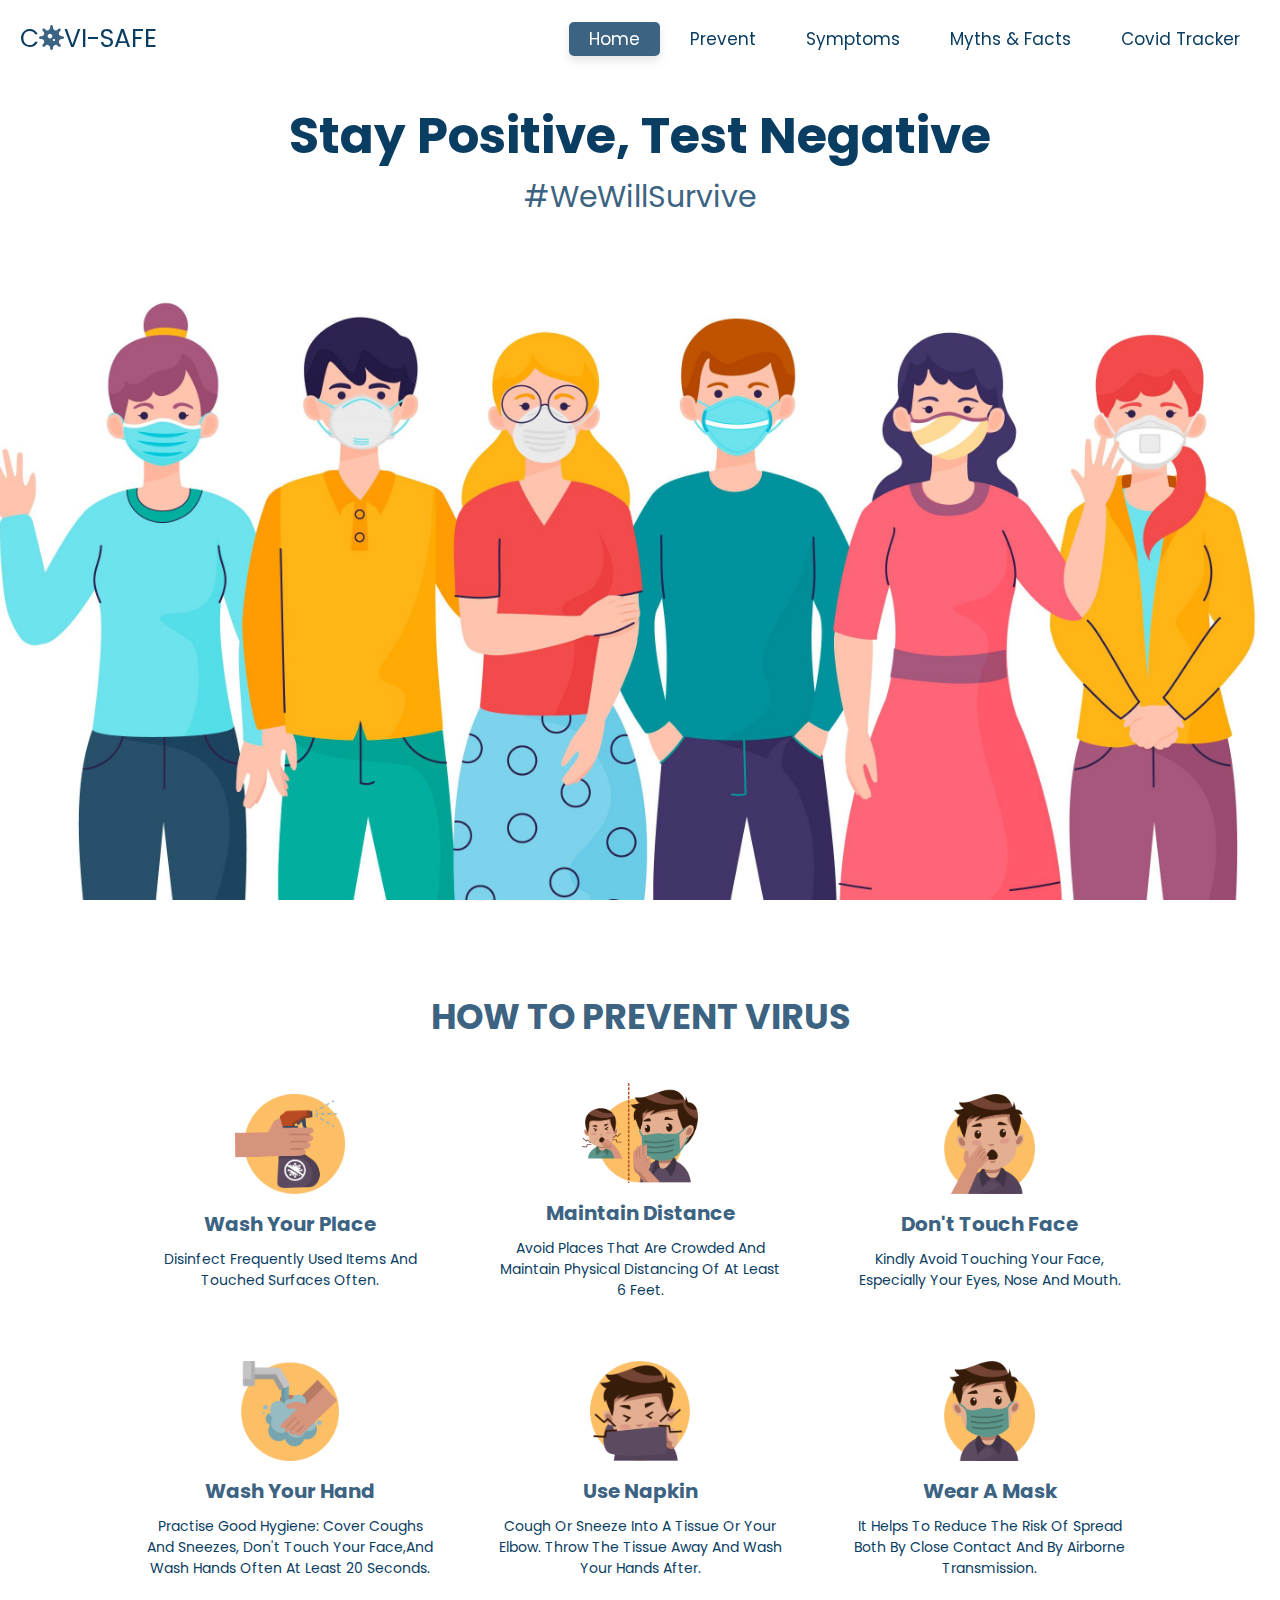
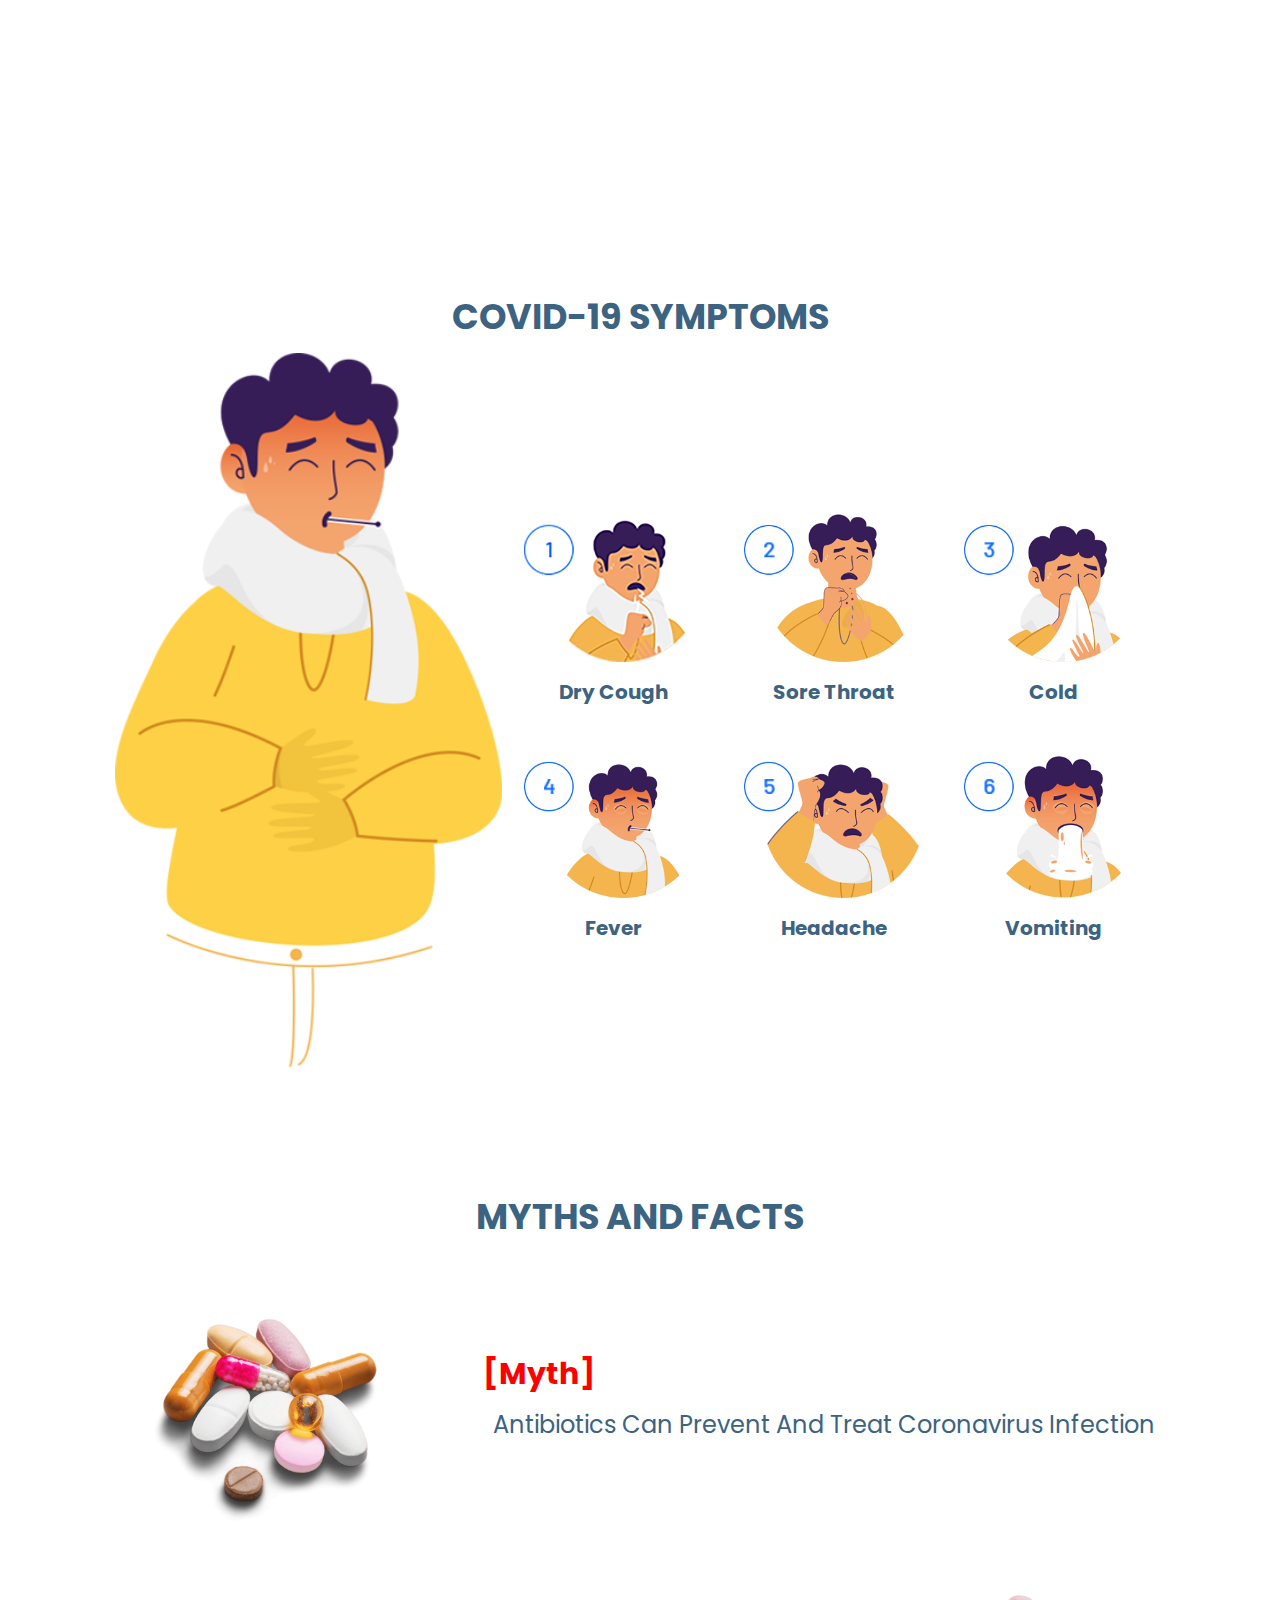
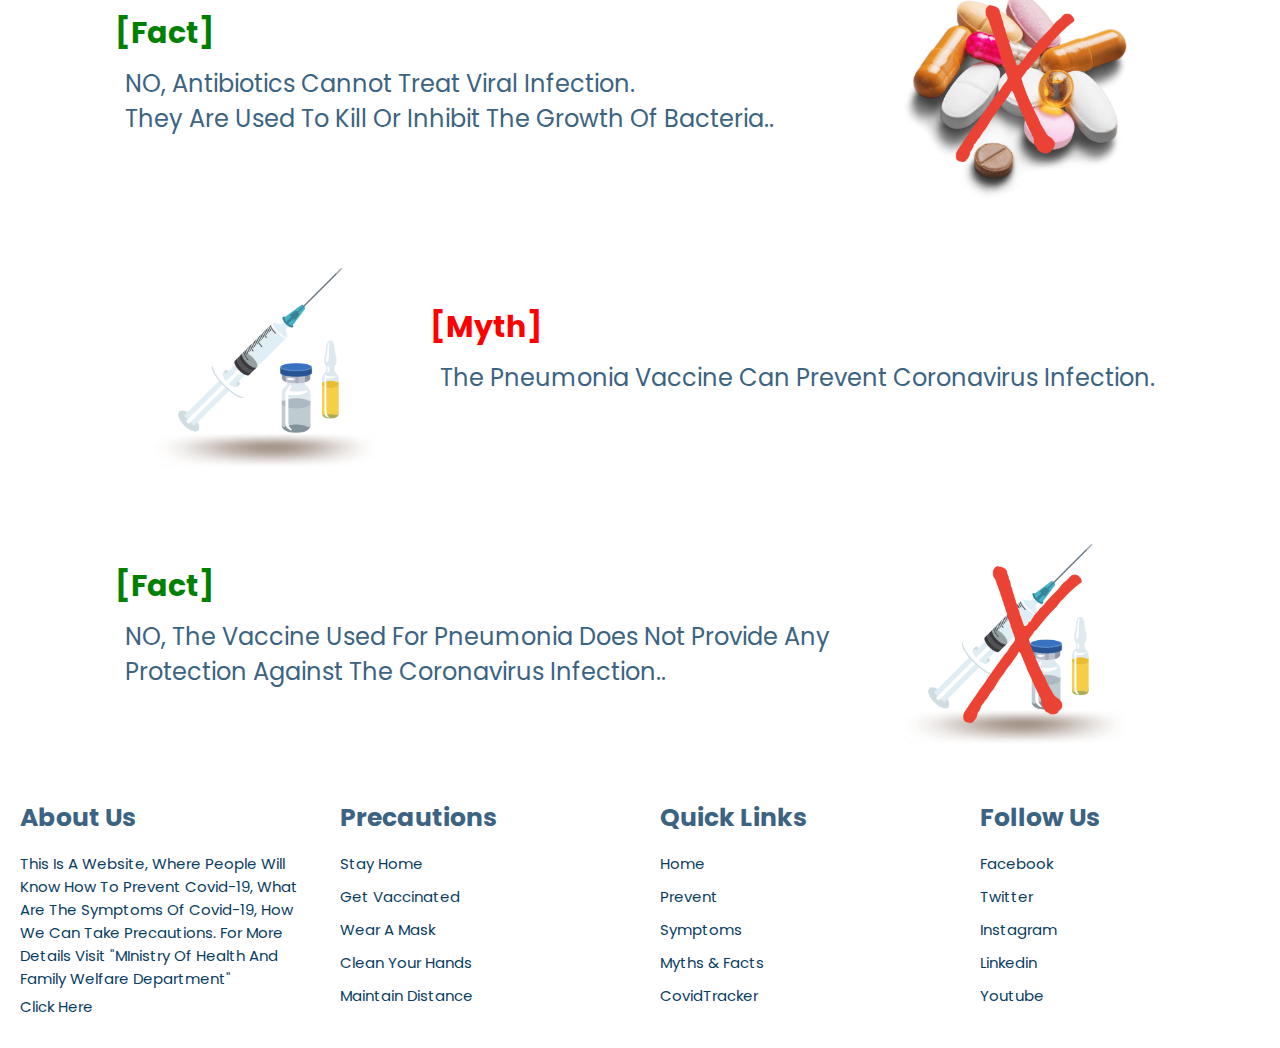
<file: index.html>
<!DOCTYPE html>
<html lang="en">

<head>
  <meta charset="UTF-8">
  <meta name="viewport" content="width=device-width, initial-scale=1.0">
  <title>COVI-SAFE</title>

  <!-- font awesome cdn link  -->
  <link rel="stylesheet" href="https://cdnjs.cloudflare.com/ajax/libs/font-awesome/5.15.3/css/all.min.css">

  <!-- custom css file link  -->
  <link rel="stylesheet" href="style.css">

</head>

<body>

  <!-- header section starts  -->

  <header>

    <a href="#" class="logo">c<span class="fas fa-virus"></span>VI-SAFE</a>

    <div id="menu" class="fas fa-bars"></div>

    <nav class="navbar">
      <a class="active" href="#home">home</a>
      <a href="#prevent">prevent</a>
      <a href="#symptoms">symptoms</a>
      <a href="#myths">Myths & Facts</a>
      <a href="covidTracker.html">Covid Tracker</a>
    </nav>

  </header>
  <!-- home section starts  -->

  <section class="home" id="home">

    <div class="content">
      <h1>Stay Positive, Test Negative</h1>
      <h3>#WeWillSurvive</h3>
    </div>

  </section>


  <section class="prevent" id="prevent">

    <h1 class="heading"> how to prevent virus </h1>

    <div class="box-container">

      <div class="box">
        <img src="Images/Sanitizer.png" alt="">
        <h3>Wash your place</h3>
        <p>Disinfect frequently used items and touched surfaces often.</p>
      </div>

      <div class="box">
        <img src="Images/Distance.png" alt="">
        <h3>Maintain distance</h3>
        <p>Avoid places that are crowded and maintain physical distancing of at least 6 feet.</p>
      </div>

      <div class="box">
        <img src="Images/Face.png" alt="">
        <h3>Don't touch face</h3>
        <p>Kindly avoid touching your face, especially your eyes, nose and mouth.</p>
      </div>

      <div class="box">
        <img src="Images/Handwash.png" alt="">
        <h3>Wash your hand</h3>
        <p>Practise good hygiene: cover coughs and sneezes, don't touch your face,and wash hands often at least 20
          seconds.</p>
      </div>

      <div class="box">
        <img src="Images/Napkin.png" alt="">
        <h3>Use napkin</h3>
        <p>Cough or sneeze into a tissue or your elbow. Throw the tissue away and wash your hands after.</p>
      </div>

      <div class="box">
        <img src="Images/Mask.png" alt="">
        <h3>Wear a mask</h3>
        <p>It helps to reduce the risk of spread both by close contact and by airborne transmission.</p>
      </div>

    </div>

  </section>

  <section class="symptoms" id="symptoms">

    <h1 class="heading">covid-19 symptoms</h1>

    <div class="column">

      <div class="main-image">
        <img src="Images/main-symp-img.png" alt="">
      </div>

      <div class="box-container">

        <div class="box">
          <img src="Images/symp-a.png" alt="">
          <h3>dry cough</h3>
        </div>

        <div class="box">
          <img src="Images/symp-b.png" alt="">
          <h3>sore throat</h3>
        </div>

        <div class="box">
          <img src="Images/symp-c.png" alt="">
          <h3>cold</h3>
        </div>

        <div class="box">
          <img src="Images/symp-d.png" alt="">
          <h3>fever</h3>
        </div>

        <div class="box">
          <img src="Images/symp-e.png" alt="">
          <h3>headache</h3>
        </div>

        <div class="box">
          <img src="Images/symp-f.png" alt="">
          <h3>vomiting</h3>
        </div>

      </div>

    </div>

  </section>


  <section class="myths" id="myths">

    <h1 class="heading"> Myths and Facts </h1>

    <div class="box-container">

      <div class="img_box">
        <img src="Images/anti.png" alt="">
      </div>
      <div>
        <h3>[Myth]</h3>
        <p>Antibiotics can prevent and treat coronavirus infection</p>
      </div>
    </div>
    <div class="box-container">

      <div class="img_box order_change">
        <img src="Images/no-anti.png" alt="">
      </div>
      <div class="fact">
        <h3>[Fact]</h3>
        <p>NO, antibiotics cannot treat viral infection. <br>They are used to kill or inhibit the growth of bacteria..
        </p>
      </div>
    </div>
    <hr>
    <div class="box-container">

      <div class="img_box">
        <img src="Images/vaccine.png" alt="">
      </div>
      <div>
        <h3>[Myth]</h3>
        <p>The pneumonia vaccine can prevent coronavirus infection.</p>
      </div>
    </div>
    <div class="box-container">

      <div class="img_box order_change">
        <img src="Images/no-vaccine.png" alt="">
      </div>
      <div class="fact">
        <h3>[Fact]</h3>
        <p>NO, the vaccine used for pneumonia does not provide any protection against the coronavirus infection..</p>
      </div>
    </div>


  </section>

  <div class="footer">

    <div class="box-container">

      <div class="box">
        <h3>about us</h3>
        <p>This is a website, where people will know how to prevent covid-19, what are the symptoms of covid-19, how we
          can take precautions. For more details visit "MInistry of Health and Family Welfare Department" <a
            href="https://www.mohfw.gov.in/">Click here
          </a>
        </p>
      </div>

      <div class="box">
        <h3>Precautions</h3>
        <a href="#">Stay Home</a>
        <a href="#">Get Vaccinated</a>
        <a href="#">Wear a Mask</a>
        <a href="#">Clean your hands</a>
        <a href="#">Maintain distance</a>
      </div>

      <div class="box">
        <h3>quick links</h3>
        <a href="#">home</a>
        <a href="#">prevent</a>
        <a href="#">symptoms</a>
        <a href="#">myths & facts</a>
        <a href="#">covidTracker</a>
      </div>

      <div class="box">
        <h3>follow us</h3>
        <a href="#">facebook</a>
        <a href="#">twitter</a>
        <a href="#">instagram</a>
        <a href="#">linkedin</a>
        <a href="#">youtube</a>
      </div>

    </div>

    <!-- scroll top  -->

    <a href="#home" class="scroll-top">
      <svg width="127" height="80" viewBox="0 0 127 424" fill="none" xmlns="http://www.w3.org/2000/svg">
        <path
          d="M63.7734 0L66.5234 94.3672C66.5234 95.8828 65.2969 97.1094 63.7773 97.1094C62.2617 97.1094 61.0273 95.8789 61.0273 94.3594V2.74609C61.0273 1.22656 62.2578 0 63.7734 0Z"
          fill="#B4B7B4" />
        <path d="M26.9844 128.105H99.1953L99.1914 375.516H26.9805L26.9844 128.105Z" fill="#DEDEDF" />
        <path
          d="M33.582 128.102H92.6016C96.2383 128.102 99.1953 131.059 99.1953 134.699V245.219C99.1953 248.859 96.2461 251.809 92.6016 251.816L33.5781 251.809C29.9375 251.809 26.9844 248.859 26.9844 245.219V134.699C26.9844 131.059 29.9375 128.105 33.582 128.102Z"
          fill="#0A3D62" />
        <path
          d="M29.7305 260.219L96.4453 260.227L96.4531 246.918C96.4453 246.426 96.0547 246.035 95.5625 246.031H30.6211C30.1289 246.035 29.7305 246.434 29.7305 246.918V260.219Z"
          fill="#322C24" />
        <path
          d="M96.4531 130.852H29.7305V372.766L96.4453 372.773L96.4531 130.852ZM26.9844 125.355H99.1953C100.715 125.355 101.941 126.582 101.941 128.102V375.516C101.941 377.035 100.715 378.262 99.1953 378.262H26.9844C25.4688 378.262 24.2422 377.035 24.2422 375.516V128.102C24.2344 126.59 25.4688 125.355 26.9844 125.355Z"
          fill="#C8C7C6" />
        <path
          d="M45.0156 94.3594L75.6758 94.3672C79.0508 94.3672 82.1562 96.2266 83.7461 99.2031L99.1953 128.105H26.9844L45.0156 94.3594Z"
          fill="#DEDEDF" />
        <path
          d="M55.2578 97.1328L55.6758 98.1836L41.1562 125.352L31.7031 125.355L31.625 125.234L42.1641 105.531C44.7773 100.629 49.75 97.4727 55.2578 97.1328Z"
          fill="#CFCDD4" />
        <path
          d="M81.2344 101.773C82.3281 102.871 83.2734 104.133 84.0195 105.531L94.5508 125.227L94.4805 125.355H84.332L69.2383 97.1055L69.9648 97.1094C74.2578 97.1094 78.293 98.8359 81.2344 101.773Z"
          fill="#CFCDD4" />
        <path d="M60.4375 97.1094L71.7812 125.355L66.5938 125.352L55.6758 98.1836L56.2539 97.1094H60.4375Z"
          fill="#CFCDD4" />
        <path
          d="M56.2539 97.1094L55.6758 98.1836L55.2578 97.1328C55.5781 97.1211 55.8984 97.1094 56.2148 97.1094H56.2539Z"
          fill="#C1BECB" />
        <path
          d="M84.2734 94.3594L83.5859 93.0664C83.1133 92.1797 82.1758 91.6094 81.1601 91.6172H45.0195C44.0117 91.6172 43.0703 92.1797 42.5898 93.0742L24.5625 126.809C24.1133 127.664 24.1289 128.687 24.6289 129.516C25.1328 130.34 26.0195 130.852 26.9844 130.844L99.0508 130.852C99.9844 130.852 100.914 130.453 101.449 129.684C101.77 129.211 101.941 128.672 101.941 128.125L101.934 128.082L84.2734 94.3594ZM56.2148 97.1094H69.9648C75.8476 97.1094 81.25 100.348 84.0195 105.531L94.5508 125.227L94.4805 125.355H31.7031L31.625 125.234L42.1641 105.531C44.9336 100.348 50.3359 97.1094 56.2148 97.1094Z"
          fill="#C8C7C6" />
        <path
          d="M2.44532 374.344H123.727C125.09 374.344 126.188 377.848 126.18 382.168C126.188 386.488 125.086 389.996 123.734 389.996L2.44532 389.988C1.09376 389.988 -0.00389561 386.488 1.03924e-05 382.168C-0.00389561 377.848 1.09376 374.344 2.44532 374.344Z"
          fill="#D7DAD8" />
        <path d="M63.7734 94.3672L63.7773 2.74609L63.7734 94.3672Z" fill="#E0F5FB" />
        <path
          d="M96.4531 181.262L96.4453 186.758L71.4766 186.75C70.8789 186.758 70.3398 186.504 69.9258 186.086C69.4219 185.586 69.1016 184.836 69.1016 184.008C69.1016 182.492 70.1641 181.262 71.4766 181.262H96.4531Z"
          fill="#3B2323" />
        <path
          d="M99.2695 181.934C99.7734 182.438 100.094 183.184 100.094 184.012C100.094 185.531 99.0312 186.758 97.7148 186.758H96.4453L96.4531 181.262L97.7148 181.27C98.3125 181.262 98.8516 181.52 99.2695 181.934Z"
          fill="#343131" />
        <path
          d="M96.4453 243.973L96.4531 249.469V246.918C96.4453 246.676 96.3516 246.453 96.1914 246.293C96.0312 246.133 95.8086 246.035 95.5625 246.031H69.2266C69.4922 244.852 70.418 243.973 71.5312 243.973H96.4453Z"
          fill="#3B2323" />
        <path
          d="M96.1914 246.293C96.3516 246.453 96.4453 246.676 96.4531 246.918V249.469H71.5234C70.9336 249.469 70.3945 249.215 69.9727 248.793C69.4688 248.289 69.1484 247.555 69.1484 246.723C69.1563 246.48 69.1719 246.25 69.2266 246.031H95.5625C95.8086 246.035 96.0312 246.133 96.1914 246.293Z"
          fill="#1F1D1B" />
        <path
          d="M99.3203 244.645C99.8242 245.148 100.145 245.895 100.145 246.723C100.145 248.242 99.0859 249.469 97.7695 249.469H96.4531L96.4453 243.973H97.7617C98.3633 243.969 98.9062 244.23 99.3203 244.645Z"
          fill="#343131" />
        <path d="M96.4531 306.684L96.4453 312.18H81.5586L81.5664 306.684H96.4531Z" fill="#363232" />
        <path
          d="M99.375 307.355C99.8789 307.859 100.199 308.605 100.199 309.434C100.191 310.945 99.1328 312.172 97.8203 312.18H96.4453L96.4531 306.684H97.8164C98.4102 306.684 98.9531 306.934 99.375 307.355Z"
          fill="#343131" />
        <path
          d="M96.4453 149.906L96.4531 155.398L80.2422 155.406C79.668 155.398 79.1406 155.156 78.7383 154.754C78.2344 154.25 77.9141 153.492 77.9141 152.66C77.9141 151.145 78.957 149.91 80.2422 149.906H96.4453Z"
          fill="#3B2323" />
        <path
          d="M99.2969 150.562C99.8008 151.066 100.121 151.812 100.121 152.656C100.121 154.172 99.0781 155.406 97.793 155.398H96.4531L96.4453 149.906L97.793 149.91C98.3672 149.906 98.8906 150.152 99.2969 150.562Z"
          fill="#343131" />
        <path
          d="M96.4453 212.621V218.109H80.1719C79.6016 218.109 79.0742 217.867 78.668 217.457C78.1641 216.953 77.8438 216.207 77.8438 215.367C77.8438 213.848 78.8867 212.617 80.1797 212.617L96.4453 212.621Z"
          fill="#3B2323" />
        <path
          d="M99.2266 213.27C99.7305 213.773 100.051 214.531 100.051 215.359C100.051 216.879 99.0078 218.109 97.7227 218.117L96.4453 218.109V212.621L97.7227 212.617C98.2969 212.621 98.8242 212.863 99.2266 213.27Z"
          fill="#343131" />
        <path d="M96.4453 275.328L96.4531 280.82L81.5586 280.828V275.328H96.4453Z" fill="#363232" />
        <path
          d="M99.2617 275.984C99.7656 276.488 100.086 277.234 100.086 278.078C100.086 279.594 99.0352 280.82 97.7578 280.82H96.4531L96.4453 275.328L97.7578 275.332C98.3242 275.332 98.8516 275.574 99.2617 275.984Z"
          fill="#343131" />
        <path d="M96.4531 338.035L96.4453 343.531H81.5586L81.5664 338.035H96.4531Z" fill="#363232" />
        <path
          d="M99.4297 338.688C99.9336 339.191 100.258 339.945 100.258 340.785C100.258 342.305 99.207 343.531 97.9297 343.531H96.4453L96.4531 338.035L97.9297 338.043C98.5039 338.035 99.0234 338.285 99.4297 338.688Z"
          fill="#343131" />
        <path d="M58.9727 260.219H46.3008V372.766L58.9648 372.773L58.9727 260.219Z" fill="#C3C2C2" />
        <path d="M51.4453 130.852V245.852H29.7305V130.852H51.4453Z" fill="#0A3D62" />
        <path
          d="M81.5586 260.227V275.328H80.207C78.9219 275.332 77.8828 276.559 77.8828 278.078C77.8789 278.91 78.1992 279.672 78.7031 280.176C79.1055 280.578 79.6328 280.82 80.2148 280.82L81.5586 280.828L81.5664 306.684H71.5859C70.2695 306.684 69.2031 307.918 69.2031 309.434C69.2031 310.266 69.5156 311.004 70.0195 311.508C70.4336 311.922 70.9844 312.18 71.5781 312.18H81.5586L81.5664 338.035H80.3789C79.0938 338.043 78.0508 339.262 78.0508 340.781C78.0508 341.621 78.3711 342.383 78.875 342.883C79.2773 343.289 79.8047 343.531 80.3789 343.535L81.5586 343.531L81.5664 361.188L58.9727 354.289L58.9648 372.773H81.5586L52.5938 372.766L58.9648 372.773L58.9727 260.219L81.5586 260.227Z"
          fill="#D5D4D4" />
        <path d="M81.5586 260.227L58.9727 260.219H52.5938L81.5586 260.227Z" fill="#433D34" />
        <path
          d="M81.5664 306.684L81.5586 312.18H71.5781C70.9844 312.18 70.4336 311.922 70.0195 311.508C69.5156 311.004 69.2031 310.266 69.2031 309.434C69.2031 307.918 70.2695 306.684 71.5859 306.684H81.5664Z"
          fill="#464343" />
        <path
          d="M81.5586 275.328V280.828L80.2149 280.82C79.6328 280.82 79.1055 280.578 78.7032 280.176C78.1993 279.672 77.8789 278.91 77.8828 278.078C77.8828 276.559 78.9219 275.332 80.2071 275.328H81.5586Z"
          fill="#464343" />
        <path
          d="M81.5664 338.035L81.5586 343.531L80.3789 343.535C79.8047 343.531 79.2773 343.289 78.875 342.883C78.3711 342.383 78.0508 341.621 78.0508 340.781C78.0508 339.262 79.0938 338.043 80.3789 338.035H81.5664Z"
          fill="#464343" />
        <path d="M58.9727 260.219L58.9648 372.773L52.5938 372.766V260.219H58.9727Z" fill="#BFBDBE" />
        <path d="M96.4453 372.773V361.188H81.5586V372.773H96.4453Z" fill="url(#paint0_linear)" />
        <path d="M81.5664 372.773V354.289H58.9648V372.773H81.5664Z" fill="url(#paint1_linear)" />
        <path d="M49.2188 420.547L78.1797 420.543L81.3281 402.008V389.988H46.0625V402.008L49.2188 420.547Z"
          fill="#C3C2C2" />
        <path
          d="M28.582 419.59C28.5859 417.473 44.3086 415.758 63.7031 415.758C83.0938 415.758 98.8125 417.477 98.8125 419.59C98.8125 421.699 83.0938 423.418 63.7031 423.418C44.3047 423.41 28.5859 421.703 28.582 419.59Z"
          fill="#C6C3C2" />
        <path
          d="M29.0664 420.086C29.0742 418.516 44.5781 417.234 63.6953 417.234C82.8203 417.242 98.3242 418.508 98.3242 420.086C98.3242 421.664 82.8281 422.938 63.6953 422.938C44.5781 422.938 29.0742 421.656 29.0664 420.086Z"
          fill="#D7DAD8" />
        <path
          d="M43.6406 91.7891C43.707 89.1641 52.3477 87.2422 62.9375 87.5078C73.5352 87.7695 82.0625 90.1211 81.9961 92.75C81.9258 95.3789 73.293 97.293 62.6992 97.0273C52.1016 96.7656 43.5703 94.418 43.6406 91.7891Z"
          fill="#B2B1B2" />
        <defs>
          <linearGradient id="paint0_linear" x1="96.4471" y1="363.528" x2="81.5592" y2="363.528"
            gradientUnits="userSpaceOnUse">
            <stop stop-color="#D6D5D6" />
            <stop offset="0.0625" stop-color="#D5D4D5" />
            <stop offset="0.125" stop-color="#D5D4D5" />
            <stop offset="0.15625" stop-color="#D5D4D5" />
            <stop offset="0.1875" stop-color="#D5D3D5" />
            <stop offset="0.25" stop-color="#D4D3D4" />
            <stop offset="0.3125" stop-color="#D4D3D4" />
            <stop offset="0.375" stop-color="#D3D2D4" />
            <stop offset="0.4375" stop-color="#D3D2D4" />
            <stop offset="0.5" stop-color="#D3D2D3" />
            <stop offset="0.625" stop-color="#D3D1D3" />
            <stop offset="0.6875" stop-color="#D2D1D2" />
            <stop offset="0.71875" stop-color="#D2D1D2" />
            <stop offset="0.75" stop-color="#D1D0D1" />
            <stop offset="0.875" stop-color="#D1D0D1" />
            <stop offset="1" stop-color="#D0CFD0" />
          </linearGradient>
          <linearGradient id="paint1_linear" x1="81.5651" y1="363.528" x2="58.9666" y2="363.528"
            gradientUnits="userSpaceOnUse">
            <stop stop-color="#CCCACA" />
            <stop offset="0.03125" stop-color="#CCCACA" />
            <stop offset="0.046875" stop-color="#CCCACA" />
            <stop offset="0.0625" stop-color="#CBC9C9" />
            <stop offset="0.125" stop-color="#CBC9C9" />
            <stop offset="0.15625" stop-color="#CBC9C9" />
            <stop offset="0.171875" stop-color="#CBC9C9" />
            <stop offset="0.1875" stop-color="#CAC8C8" />
            <stop offset="0.25" stop-color="#CAC8C8" />
            <stop offset="0.375" stop-color="#C9C7C7" />
            <stop offset="0.40625" stop-color="#C9C6C6" />
            <stop offset="0.4375" stop-color="#C8C6C6" />
            <stop offset="0.5" stop-color="#C8C5C5" />
            <stop offset="0.5625" stop-color="#C7C5C5" />
            <stop offset="0.625" stop-color="#C6C4C4" />
            <stop offset="0.65625" stop-color="#C6C4C4" />
            <stop offset="0.6875" stop-color="#C6C4C4" />
            <stop offset="0.75" stop-color="#C5C3C3" />
            <stop offset="0.8125" stop-color="#C5C3C3" />
            <stop offset="0.875" stop-color="#C4C2C2" />
            <stop offset="0.90625" stop-color="#C4C2C2" />
            <stop offset="0.9375" stop-color="#C4C1C2" />
            <stop offset="1" stop-color="#C3C1C1" />
          </linearGradient>
        </defs>
      </svg>

    </a>

    <!-- jquery cdn link  -->
    <script src="https://cdnjs.cloudflare.com/ajax/libs/jquery/3.6.0/jquery.min.js"></script>

    <script src="script.js"></script>
</body>

</html>
</file>
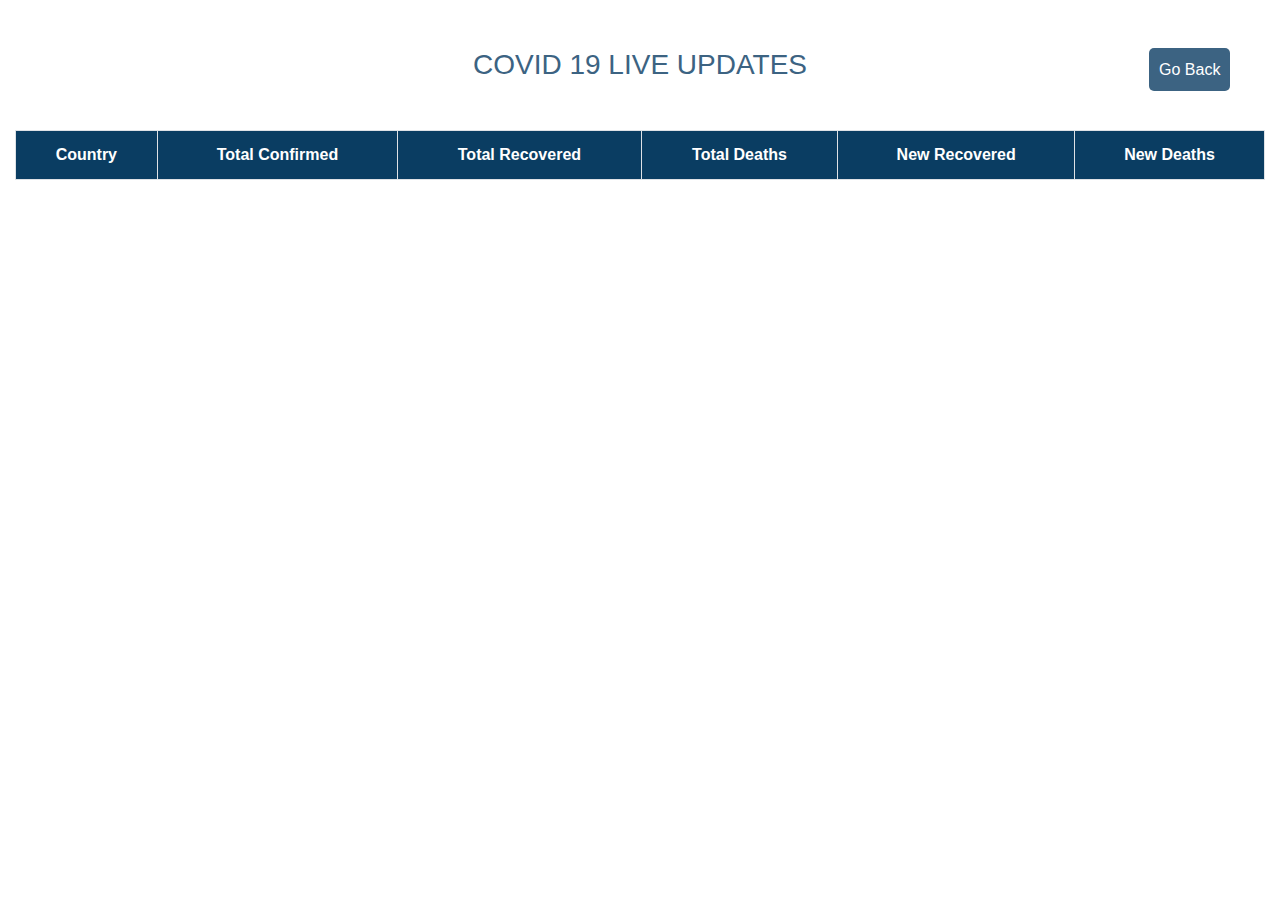
<file: covidTracker.html>
<!DOCTYPE html>
<html lang="en">

<head>
  <meta charset="UTF-8">
  <meta name="viewport" content="width=device-width, initial-scale=1.0">
  <link rel="stylesheet" href="https://maxcdn.bootstrapcdn.com/bootstrap/4.0.0/css/bootstrap.min.css"
    integrity="sha384-Gn5384xqQ1aoWXA+058RXPxPg6fy4IWvTNh0E263XmFcJlSAwiGgFAW/dAiS6JXm" crossorigin="anonymous">
  <title>CovidTracker</title>

  <style>
    .Heading th {
      color: white;
      background-color: #0a3d62;
    }

    .live {
      color: #3c6382;
    }

    #table tr:nth-child(even) {
      background-color: #f2f2f2;
    }

    #table tr:hover {
      background-color: #ddd;
    }

    .return {
      position: relative;
    }

    .back {
      position: absolute;
      top: 0;
      right: 50px;
    }

    a {
      font-size: 1rem;
      background-color: #3c6382;
      color: white;
      padding: .6em;
      border-radius: 5px;

    }

    a:hover {
      text-decoration: none;
      color: white;
    }
    
    @media (max-width:560px) {
      .back {
        display: none;
      }
    }
  </style>
</head>

<body>
  <div class="return">
    <p><a href="index.html" class="back"> Go Back</a>
    </p>
  </div>
  <section class="corona_update container-fluid">
    <div class="mb-3">
      <h3 class="text-center text-uppercase mt-5 live">Covid 19 Live Updates</h3>
    </div>
    <div class="table-responsive mt-5">
      <table class="table table-bordered table=striped text-center" id="table">
        <tr class="Heading">
          <th>Country</th>
          <th>Total Confirmed</th>
          <th>Total Recovered</th>
          <th>Total Deaths</th>
          <th>New Recovered</th>
          <th>New Deaths</th>
        </tr>
      </table>
    </div>
  </section>

  <script>
    var COUNT = [];

    async function fetchData() {
      let response = await fetch('https://api.covid19api.com/summary');
      let data = await response.json();
      let COUNT = data.Countries;
      // console.log(data.Countries);

      let table_body = document.createElement("tbody");

      var table = document.getElementById('table');
      // console.log(table);
      for (let i = 0; i < COUNT.length; i++) {
        let table_row = document.createElement("tr");
        for (let j = 0; j < 1; j++) {
          let country = document.createTextNode(COUNT[i].Country);
          let TotalConfirmed = document.createTextNode(COUNT[i].TotalConfirmed);
          let NewDeaths = document.createTextNode(COUNT[i].NewDeaths);
          let TotalDeaths = document.createTextNode(COUNT[i].TotalDeaths);
          let NewRecovered = document.createTextNode(COUNT[i].NewRecovered);
          let TotalRecovered = document.createTextNode(COUNT[i].TotalRecovered);

          let table_data1 = document.createElement("td");
          let table_data2 = document.createElement("td");
          let table_data3 = document.createElement("td");
          let table_data4 = document.createElement("td");
          let table_data5 = document.createElement("td");
          let table_data6 = document.createElement("td");


          table_data1.appendChild(country);
          table_data2.appendChild(TotalConfirmed);
          table_data3.appendChild(TotalRecovered);
          table_data4.appendChild(TotalDeaths);
          table_data5.appendChild(NewRecovered);
          table_data6.appendChild(NewDeaths);

          table_row.appendChild(table_data1);
          table_row.appendChild(table_data2);
          table_row.appendChild(table_data3);
          table_row.appendChild(table_data4);
          table_row.appendChild(table_data5);
          table_row.appendChild(table_data6);

        }
        table_body.appendChild(table_row);
      }
      table.appendChild(table_body);
    }
    fetchData();

  </script>
</body>

</html>
</file>
<file: style.css>
@import url('https://fonts.googleapis.com/css2?family=Poppins:wght@100;200;300;400&display=swap');

:root{
    --blue:#3c6382;
    --dark-blue:#0a3d62;
}

*{
    font-family: 'Poppins', sans-serif;
    margin:0; padding:0;
    box-sizing: border-box;
    text-decoration: none;
    outline: none;
    border:none;
    text-transform: capitalize;
    transition: all .3s cubic-bezier(.38,1.15,.7,1.12);
}

*::selection{
    background:var(--dark-blue);
    color:#fff;
}

html{
    font-size: 62.5%;
    overflow-x: hidden;
}

section{
    min-height: 100vh;
    padding:1rem 9%;
    padding-top: 8rem;
}

.heading{
    text-align: center;
    color:var(--blue);
    font-size: 3.5rem;
    text-transform: uppercase;
    font-weight: bold;
    padding:1rem;
}

header{
    width:100%;
    display: flex;
    align-items: center;
    justify-content: space-between;
    position: fixed;
    top:0; left:0;
    z-index: 1000;
    padding:2rem;
}

header .logo{
    font-size: 2.5rem;
    color:var(--dark-blue);
}

header .logo span{
    color:var(--blue);
}

header .navbar a{
    font-size: 1.7rem;
    margin-left: .7rem;
    padding:.5rem 2rem;
    border-radius: .5rem;
    color:var(--dark-blue);
}

header .navbar a.active,
header .navbar a:hover{
    background: var(--blue);
    color:#fff;
    box-shadow: 0 .5rem 1rem rgba(0,0,0,.1);
}

header.sticky{
    background:#fff;
    box-shadow: 0 .5rem 1rem rgba(0,0,0,.1);
}
#menu{
    font-size: 3rem;
    color:var(--blue);
    cursor: pointer;
    display: none;
}

.home{
    background:url(Images/home-bg.jpg) no-repeat;
    background-size: cover;
    background-position: center;
    background-attachment: fixed;
}

.home .content{
    text-align: center;
    padding-top: 1.8rem;
}

.home .content h1{
    font-size: 5rem;
    color:var(--dark-blue);
}

.home .content h3{
    font-size: 3rem;
    color:var(--blue);
    font-weight: normal;
}

.prevent .box-container{
    display: flex;
    align-items: center;
    justify-content: center;
    flex-wrap: wrap;
}

.prevent .box-container .box{
    flex:1 1 30rem;
    border-radius: .5rem;
    margin:1rem;
    padding:1rem;
    text-align: center;
}

.prevent .box-container .box img{
    height:12rem;
    padding:1rem;
}

.prevent .box-container .box h3{
    color:var(--blue);
    font-size: 2rem;
}

.prevent .box-container .box p{
    color:var(--dark-blue);
    font-size: 1.4rem;
    padding:1rem;
}

.prevent .box-container .box:hover{
    box-shadow: 0 .5rem 1rem rgba(0,0,0,.1);
}
.symptoms{
    background:url(Images/background-img.jpg) no-repeat;
    background-size: cover;
    background-position: center;
    background-attachment: fixed;
}

.symptoms .column{
    display: flex;
    align-items: center;
    justify-content: center;
}

.symptoms .column .main-image img{
    width: 43vh;
}

.symptoms .column .box-container{
    display: flex;
    align-items: center;
    justify-content: center;
    flex-wrap: wrap;
}

.symptoms .column .box-container .box{
    margin:1rem;
    text-align: center;
}

.symptoms .column .box-container .box img{
    width:20rem;
    padding:1rem;
}

.symptoms .column .box-container .box h3{
    font-size: 2rem;
    color:var(--blue);
}
.myths .box-container{
    display: flex;
    flex-direction: row;
    align-items: center;
    justify-content: space-between;
    padding-top: 2em;
}
.myths .img_box img{
    width: 300px;
}
.myths h3{
    color:red;
    font-size: 3rem;
}
.myths p{
    color:var(--blue);
    font-size: 2.4rem;
    padding:1rem;
}
.myths .order_change{
    order: 2;
}
.fact h3{
    color:green;
}
.footer{
    background:url(Images/background-img.jpg) no-repeat;
    background-size: cover;
    background-position: center;
    background-attachment: fixed;
}

.footer .box-container{
    display: flex;
    flex-wrap: wrap;
}

.footer .box-container .box{
    flex:1 1 25rem;
    margin:2rem;
}

.footer .box-container .box h3{
    font-size: 2.5rem;
    color:var(--blue);
    padding:1rem 0;
}

.footer .box-container .box p{
    font-size: 1.5rem;
    color:var(--dark-blue);
    padding:.5rem 0;
}

.footer .box-container .box a{
    font-size: 1.5rem;
    color:var(--dark-blue);
    padding:.5rem 0;
    display: block;
}

.footer a:hover{
    text-decoration: underline;
}

.footer .credit{
    font-size: 2rem;
    font-weight: normal;
    text-align: center;
    border-top: .1rem solid rgba(0,0,0,.1);
    padding:2.5rem 1rem;
    color:var(--dark-blue);
}

.footer .credit a{
    color:var(--blue);
}

.scroll-top{
    position: fixed;
    bottom:7.5rem; right:1.5rem;
    z-index: 1000;
}

.scroll-top svg{
    width:8rem;
    animation: float 3s linear infinite;
}

@keyframes float{
    100%, 0%{
        transform: translateY(0rem);
    }

    50%{
        transform: translateY(-3rem);
    }

}

/* media queries  */

@media (max-width:1200px){

    html{
        font-size: 55%;
    }

}

@media (max-width:991px){

    section{
        padding:1rem 3%;
        padding-top: 8rem;
    }

    #menu{
        display: block;
    }

    header .navbar{
        position: absolute;
        top:100%; left: 0;
        width:100%;
        background:#fff;
        padding:2rem;
        border-top: .1rem  solid rgba(0,0,0,.1);
        transform-origin: top;
        transform: scaleY(0);
        opacity: 0;
    }

    header .navbar.nav-toggle{
        transform: scaleY(1);
        opacity: 1;
    }

    header .navbar a{
        display: block;
        margin:1.5rem 0;
        font-size: 2rem;
    }

  

    .symptoms .column .main-image img{
        display: none;
    }
 .myths .box-container{
        overflow: hidden;
        margin: 2em;
    }
    .myths .img_box img{
    width: 200px;
}
.myths h3{
    
    font-size: 2.5rem;
}
.myths p{
    
    font-size: 1.6rem;
}



}

@media (max-width:768px){

    html{
        font-size: 50%;
    }

    .home .content h1{
        font-size: 4rem;
    }

    .home .content h3{
        font-size: 3.5rem;
    }
    .myths .box-container{
        overflow: hidden;
        margin: 2em;
    }
    .myths .img_box img{
    width: 100px;
}
.myths h3{
    
    font-size: 2rem;
}
.myths p{
    
    font-size: 1.4rem;
}



}

@media (max-width:450px){

    .home .content h1{
        font-size: 3.5rem;
    }

    .home .content h3{
        font-size: 2.5rem;
    }

    .symptoms .column .box-container .box img{
        width:14rem;
    }

    


}
</file>
